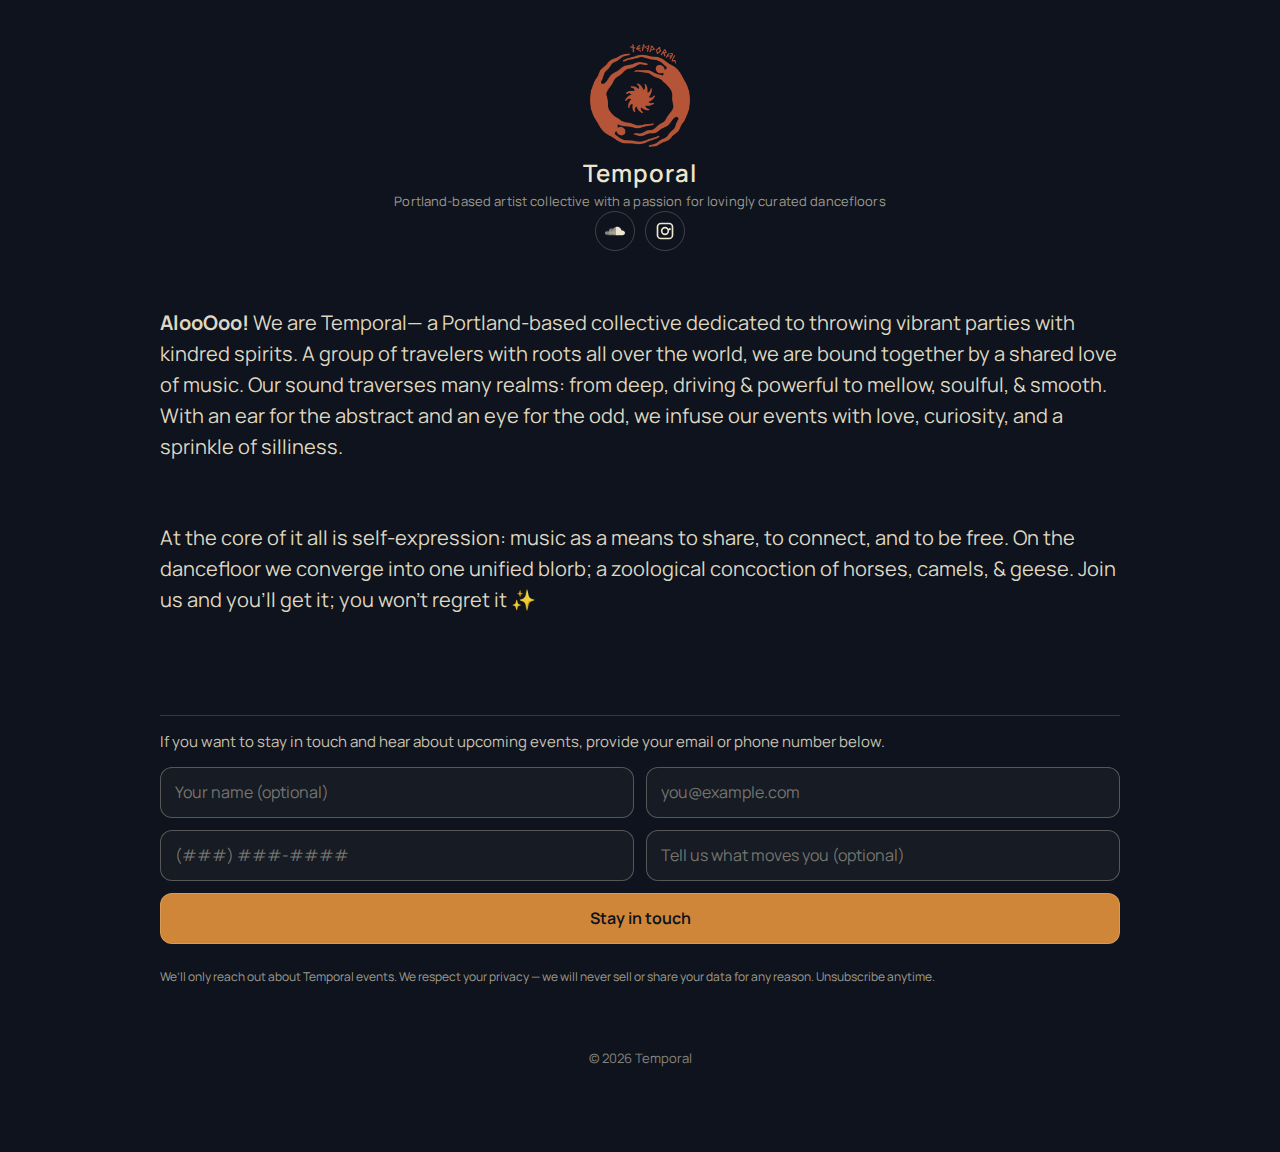
<file: index.html>
<!doctype html>
<html lang="en">

<head>
    <meta charset="utf-8" />
    <meta name="viewport" content="width=device-width, initial-scale=1" />
    <title>Temporal — Portland-based artist collective with a passion for lovingly curated dancefloors</title>
    <meta name="description"
        content="Temporal is a Portland-based collective throwing vibrant, love-soaked parties with kindred spirits. Stay in touch to get invited to future events." />
    <meta property="og:title"
        content="Temporal — Portland-based artist collective with a passion for lovingly curated dancefloors" />
    <meta property="og:description"
        content="Vibrant parties. Deep, driving, and soulful sounds. Stay in touch to get invited." />
    <meta property="og:type" content="website" />
    <meta property="og:image" content="profilepic.jpg" />
    <meta name="theme-color" content="#0E131E" />
    <link rel="icon" type="image/x-icon" href="/favicon.ico">
    <link rel="icon" type="image/png" sizes="16x16" href="/favicon-16x16.png">
    <link rel="icon" type="image/png" sizes="32x32" href="/favicon-32x32.png">
    <link rel="apple-touch-icon" sizes="180x180" href="/apple-touch-icon.png">
    <link rel="preconnect" href="https://fonts.googleapis.com">
    <link rel="preconnect" href="https://fonts.gstatic.com" crossorigin>
    <link href="https://fonts.googleapis.com/css2?family=Manrope:wght@300;400;500;600;700&display=swap" rel="stylesheet">
    <link rel="stylesheet" href="styles.css?v=20250128120000">
</head>

<body>
    <div class="wrap">
        <div class="container">
            <header>
                <div class="brand">
                <img src="logo.png" alt="Temporal logo" />
                <div class="wordmark">Temporal</div>
                <div class="tagline">Portland-based artist collective with a passion for lovingly curated
                    dancefloors</div>
                <nav class="socials" aria-label="Social links">
                    <a class="icon-link" href="https://soundcloud.com/temporal_sound" target="_blank" rel="noopener"
                        aria-label="Temporal on SoundCloud">
                        <!-- SoundCloud SVG -->
                        <svg viewBox="-271 345.8 256 111.2" aria-hidden="true">
                            <g>
                                <path d="M-238.4,398.1c-0.8,0-1.4,0.6-1.5,1.5l-2.3,28l2.3,27.1c0.1,0.8,0.7,1.5,1.5,1.5c0.8,0,1.4-0.6,1.5-1.5l2.6-27.1l-2.6-28
                                    C-237,398.7-237.7,398.1-238.4,398.1z" />
                                <path d="M-228.2,399.9c-0.9,0-1.7,0.7-1.7,1.7l-2.1,26l2.1,27.3c0.1,1,0.8,1.7,1.7,1.7c0.9,0,1.6-0.7,1.7-1.7l2.4-27.3l-2.4-26
                                    C-226.6,400.6-227.3,399.9-228.2,399.9z" />
                                <path d="M-258.6,403.5c-0.5,0-1,0.4-1.1,1l-2.5,23l2.5,22.5c0.1,0.6,0.5,1,1.1,1c0.5,0,1-0.4,1.1-1l2.9-22.5l-2.9-23
                                    C-257.7,404-258.1,403.5-258.6,403.5z" />
                                <path d="M-268.1,412.3c-0.5,0-1,0.4-1,1l-1.9,14.3l1.9,14c0.1,0.6,0.5,1,1,1s0.9-0.4,1-1l2.2-14l-2.2-14.2
                                    C-267.2,412.8-267.6,412.3-268.1,412.3z" />
                                <path d="M-207.5,373.5c-1.2,0-2.1,0.9-2.2,2.1l-1.9,52l1.9,27.2c0.1,1.2,1,2.1,2.2,2.1s2.1-0.9,2.2-2.1l2.1-27.2l-2.1-52
                                    C-205.4,374.4-206.4,373.5-207.5,373.5z" />
                                <path d="M-248.6,399c-0.7,0-1.2,0.5-1.3,1.3l-2.4,27.3l2.4,26.3c0.1,0.7,0.6,1.3,1.3,1.3c0.7,0,1.2-0.5,1.3-1.2l2.7-26.3l-2.7-27.3
                                    C-247.4,399.6-247.9,399-248.6,399z" />
                                <path d="M-217.9,383.4c-1,0-1.9,0.8-1.9,1.9l-2,42.3l2,27.3c0.1,1.1,0.9,1.9,1.9,1.9s1.9-0.8,1.9-1.9l2.3-27.3l-2.3-42.3
                                    C-216,384.2-216.9,383.4-217.9,383.4z" />
                                <path d="M-154.4,359.3c-1.8,0-3.2,1.4-3.2,3.2l-1.2,65l1.2,26.1c0,1.8,1.5,3.2,3.2,3.2c1.8,0,3.2-1.5,3.2-3.2l1.4-26.1l-1.4-65
                                    C-151.1,360.8-152.6,359.3-154.4,359.3z" />
                                <path d="M-197.1,368.9c-1.3,0-2.3,1-2.4,2.4l-1.8,56.3l1.8,26.9c0,1.3,1.1,2.3,2.4,2.3s2.3-1,2.4-2.4l2-26.9l-2-56.3
                                    C-194.7,370-195.8,368.9-197.1,368.9z" />
                                <path
                                    d="M-46.5,394c-4.3,0-8.4,0.9-12.2,2.4C-61.2,368-85,345.8-114,345.8c-7.1,0-14,1.4-20.1,3.8c-2.4,0.9-3,1.9-3,3.7v99.9
                                    c0,1.9,1.5,3.5,3.4,3.7c0.1,0,86.7,0,87.3,0c17.4,0,31.5-14.1,31.5-31.5C-15,408.1-29.1,394-46.5,394z" />
                                <path d="M-143.6,353.2c-1.9,0-3.4,1.6-3.5,3.5l-1.4,70.9l1.4,25.7c0,1.9,1.6,3.4,3.5,3.4c1.9,0,3.4-1.6,3.5-3.5l1.5-25.8l-1.5-70.9
                                    C-140.2,354.8-141.7,353.2-143.6,353.2z" />
                                <path d="M-186.5,366.8c-1.4,0-2.5,1.1-2.6,2.6l-1.6,58.2l1.6,26.7c0,1.4,1.2,2.6,2.6,2.6s2.5-1.1,2.6-2.6l1.8-26.7l-1.8-58.2
                                    C-184,367.9-185.1,366.8-186.5,366.8z" />
                                <path d="M-175.9,368.1c-1.5,0-2.8,1.2-2.8,2.8l-1.5,56.7l1.5,26.5c0,1.6,1.3,2.8,2.8,2.8s2.8-1.2,2.8-2.8l1.7-26.5l-1.7-56.7
                                    C-173.1,369.3-174.3,368.1-175.9,368.1z" />
                                <path d="M-165.2,369.9c-1.7,0-3,1.3-3,3l-1.4,54.7l1.4,26.3c0,1.7,1.4,3,3,3c1.7,0,3-1.3,3-3l1.5-26.3l-1.5-54.7
                                    C-162.2,371.3-163.5,369.9-165.2,369.9z" />
                            </g>
                        </svg>
                    </a>
                    <a class="icon-link" href="https://instagram.com/temporal_sound" target="_blank" rel="noopener"
                        aria-label="Temporal on Instagram">
                        <!-- Instagram SVG -->
                        <svg viewBox="0 0 24 24" aria-hidden="true">
                            <path
                                d="M7 2h10a5 5 0 0 1 5 5v10a5 5 0 0 1-5 5H7a5 5 0 0 1-5-5V7a5 5 0 0 1 5-5Zm0 2a3 3 0 0 0-3 3v10a3 3 0 0 0 3 3h10a3 3 0 0 0 3-3V7a3 3 0 0 0-3-3H7Zm5 3a5 5 0 1 1 0 10 5 5 0 0 1 0-10Zm0 2a3 3 0 1 0 0 6 3 3 0 0 0 0-6Zm5.75-.5a1.25 1.25 0 1 1 0 2.5 1.25 1.25 0 0 1 0-2.5Z" />
                        </svg>
                    </a>
                </nav>
                </div>
            </header>

            <main>
                <section class="hero">
                    <p class="blurb">
                        <strong>AlooOoo!</strong> We are Temporal— a Portland-based collective dedicated to throwing
                        vibrant parties with kindred spirits. A group of travelers with roots all over the world, we are
                        bound together by a shared love of music. Our sound traverses many realms: from deep, driving &
                        powerful to mellow, soulful, & smooth. With an ear for the abstract and an eye for the odd, we
                        infuse our events with love, curiosity, and a sprinkle of silliness.
                    </p>
                    <p class="blurb">
                        At the core of it all is self-expression: music as a means to share, to connect, and to be free.
                        On the dancefloor we converge into one unified blorb; a zoological concoction of horses, camels,
                        & geese. Join us and you’ll get it; you won’t regret it ✨
                    </p>
                </section>

                <hr class="section-sep" />
                <p class="card-intro">If you want to stay in touch and hear about upcoming events, provide your email or phone number
                    below.</p>
                <div class="cta-card">
                    <form id="join"
                        action="https://script.google.com/macros/s/AKfycbzLXD8WmlGX688ITOeoSx1USBp6WhDLTSGj8yn_-pt1AV4Uyhd103TvGhue3CPga_NT/exec"
                        method="POST" target="join_target">
                        <div class="row">
                            <div>
                                <input class="input" id="name" name="name" type="text" placeholder="Your name (optional)"
                                    autocomplete="name" />
                            </div>
                            <div>
                                <input class="input" id="email" name="email" type="email" placeholder="you@example.com"
                                    autocomplete="email" />
                            </div>
                        </div>
                        <div class="row">
                            <div>
                                <input class="input" id="phone" name="phone" type="tel" placeholder="(###) ###-####"
                                    autocomplete="tel" />
                            </div>
                            <div>
                                <input class="input" id="note" name="note" type="text"
                                    placeholder="Tell us what moves you (optional)" />
                            </div>
                        </div>
                        <input type="hidden" id="ref" name="ref" />
                        <input type="hidden" id="ua" name="ua" />
                        <button class="submit" type="submit">Stay in touch</button>
                        <p id="form-error" class="fineprint" role="alert" aria-live="polite"
                            style="display:none; color: #ffb4a8;">Please provide at least your email or phone number to stay in touch.</p>
                        <p class="fineprint">We’ll only reach out about Temporal events. We respect your privacy — we
                            will never sell or share your data for any reason. Unsubscribe anytime.</p>
                    </form>
                    <div id="thankyou" style="display:none; text-align:center">
                        <p class="blurb">Thanks — we’ll stay in touch!</p>
                        <button id="again" type="button" class="submit">Submit again</button>
                    </div>
                    <iframe id="join_target" name="join_target" tabindex="-1" aria-hidden="true"
                        style="display: none"></iframe>
                </div>
            </main>

            <footer>
                <div>© <span id="y"></span> Temporal</div>
            </footer>
        </div>
    </div>

    <!-- Event Modal -->
    <div id="eventModal" class="modal" role="dialog" aria-labelledby="modalTitle" aria-hidden="true">
        <div class="modal-backdrop"></div>
        <div class="modal-content">
            <!-- <div class="modal-header">
                <h2 id="modalTitle" class="modal-title">🎉 Upcoming Event!</h2>
                <button class="modal-close" aria-label="Close modal" title="Close">
                    <svg viewBox="0 0 24 24" width="20" height="20" fill="currentColor">
                        <path
                            d="M19 6.41L17.59 5 12 10.59 6.41 5 5 6.41 10.59 12 5 17.59 6.41 19 12 13.41 17.59 19 19 17.59 13.41 12z" />
                    </svg>
                </button>
            </div> -->
            <div class="modal-body">
                <p class="modal-event-title">Sonido III</p>
                <p class="modal-event-date">Saturday, January 31st • 9:00pm – 3:00am</p>
                <p class="modal-event-description">
                    The door to the Liger's Den swings open once more for another night of fine-tuned raving. Featuring the legend Ale Vizio (SF/Joya) on vinyl, plus Martin & MORO.
                </p>
                <div class="modal-actions">
                    <a href="https://partiful.com/e/4eA6ajWobnp2v8MOCEsF" target="_blank" rel="noopener" class="modal-cta">RSVP on Partiful</a>
                    <button class="modal-dismiss">Maybe Later</button>
                </div>
            </div>
        </div>
    </div>

    <!-- Floating Action Button -->
    <button class="fab" id="fab" aria-label="Go to stay in touch form" title="Stay in touch">
        ⏷
    </button>

    <script src="script.js?v=20260108120000"></script>
</body>

</html>
</file>
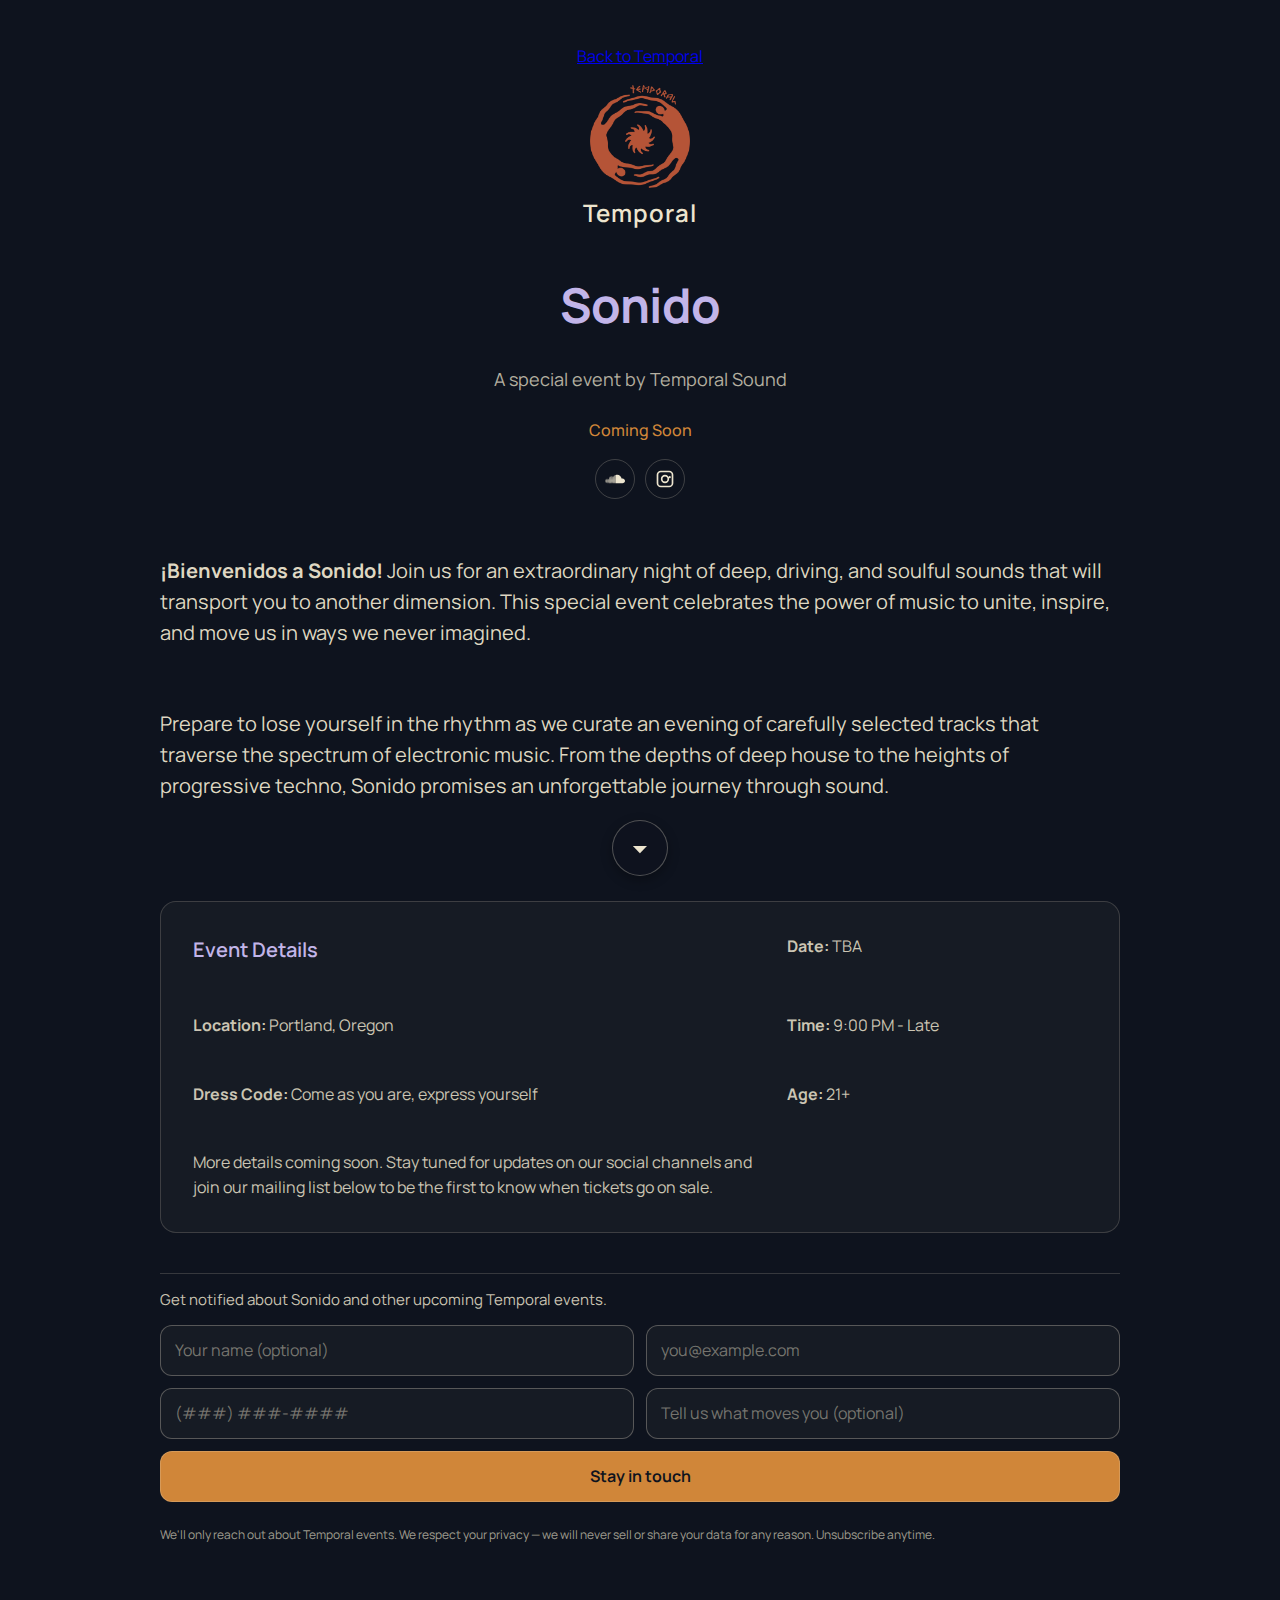
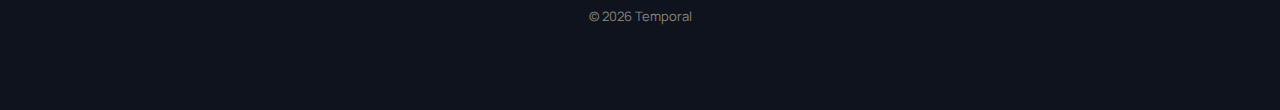
<file: sonido/index.html>
<!doctype html>
<html lang="en">

<head>
    <meta charset="utf-8" />
    <meta name="viewport" content="width=device-width, initial-scale=1" />
    <title>Sonido — Temporal Sound Event</title>
    <meta name="description"
        content="Join us for Sonido, a special event by Temporal Sound. Experience deep, driving, and soulful sounds in Portland." />
    <meta property="og:title" content="Sonido — Temporal Sound Event" />
    <meta property="og:description"
        content="Join us for Sonido, a special event by Temporal Sound. Experience deep, driving, and soulful sounds in Portland." />
    <meta property="og:type" content="website" />
    <meta property="og:image" content="../profilepic.jpg" />
    <meta name="theme-color" content="#0E131E" />
    <link rel="preconnect" href="https://fonts.googleapis.com">
    <link rel="preconnect" href="https://fonts.gstatic.com" crossorigin>
    <link href="https://fonts.googleapis.com/css2?family=Manrope:wght@300;400;500;600;700&display=swap" rel="stylesheet">
    <link rel="stylesheet" href="../styles.css">
</head>

<body>
    <div class="wrap">
        <div class="container">
            <header>
                <a href="../" class="back-link">Back to Temporal</a>
                <div class="brand">
                    <img src="../logo.png" alt="Temporal logo" />
                    <div class="wordmark">Temporal</div>
                </div>
                <h1 class="event-title">Sonido</h1>
                <p class="event-subtitle">A special event by Temporal Sound</p>
                <p class="event-date">Coming Soon</p>
                <nav class="socials" aria-label="Social links">
                    <a class="icon-link" href="https://soundcloud.com/temporal_sound" target="_blank" rel="noopener"
                        aria-label="Temporal on SoundCloud">
                        <!-- SoundCloud SVG -->
                        <svg viewBox="-271 345.8 256 111.2" aria-hidden="true">
                            <g>
                                <path d="M-238.4,398.1c-0.8,0-1.4,0.6-1.5,1.5l-2.3,28l2.3,27.1c0.1,0.8,0.7,1.5,1.5,1.5c0.8,0,1.4-0.6,1.5-1.5l2.6-27.1l-2.6-28
                                    C-237,398.7-237.7,398.1-238.4,398.1z" />
                                <path d="M-228.2,399.9c-0.9,0-1.7,0.7-1.7,1.7l-2.1,26l2.1,27.3c0.1,1,0.8,1.7,1.7,1.7c0.9,0,1.6-0.7,1.7-1.7l2.4-27.3l-2.4-26
                                    C-226.6,400.6-227.3,399.9-228.2,399.9z" />
                                <path d="M-258.6,403.5c-0.5,0-1,0.4-1.1,1l-2.5,23l2.5,22.5c0.1,0.6,0.5,1,1.1,1c0.5,0,1-0.4,1.1-1l2.9-22.5l-2.9-23
                                    C-257.7,404-258.1,403.5-258.6,403.5z" />
                                <path d="M-268.1,412.3c-0.5,0-1,0.4-1,1l-1.9,14.3l1.9,14c0.1,0.6,0.5,1,1c1s0.9-0.4,1-1l2.2-14l-2.2-14.2
                                    C-267.2,412.8-267.6,412.3-268.1,412.3z" />
                                <path d="M-207.5,373.5c-1.2,0-2.1,0.9-2.2,2.1l-1.9,52l1.9,27.2c0.1,1.2,1,2.1,2.2,2.1s2.1-0.9,2.2-2.1l2.1-27.2l-2.1-52
                                    C-205.4,374.4-206.4,373.5-207.5,373.5z" />
                                <path d="M-248.6,399c-0.7,0-1.2,0.5-1.3,1.3l-2.4,27.3l2.4,26.3c0.1,0.7,0.6,1.3,1.3,1.3c0.7,0,1.2-0.5,1.3-1.2l2.7-26.3l-2.7-27.3
                                    C-247.4,399.6-247.9,399-248.6,399z" />
                                <path d="M-217.9,383.4c-1,0-1.9,0.8-1.9,1.9l-2,42.3l2,27.3c0.1,1.1,0.9,1.9,1.9,1.9s1.9-0.8,1.9-1.9l2.3-27.3l-2.3-42.3
                                    C-216,384.2-216.9,383.4-217.9,383.4z" />
                                <path d="M-154.4,359.3c-1.8,0-3.2,1.4-3.2,3.2l-1.2,65l1.2,26.1c0,1.8,1.5,3.2,3.2,3.2c1.8,0,3.2-1.5,3.2-3.2l1.4-26.1l-1.4-65
                                    C-151.1,360.8-152.6,359.3-154.4,359.3z" />
                                <path d="M-197.1,368.9c-1.3,0-2.3,1-2.4,2.4l-1.8,56.3l1.8,26.9c0,1.3,1.1,2.3,2.4,2.3s2.3-1,2.4-2.4l2-26.9l-2-56.3
                                    C-194.7,370-195.8,368.9-197.1,368.9z" />
                                <path
                                    d="M-46.5,394c-4.3,0-8.4,0.9-12.2,2.4C-61.2,368-85,345.8-114,345.8c-7.1,0-14,1.4-20.1,3.8c-2.4,0.9-3,1.9-3,3.7v99.9
                                    c0,1.9,1.5,3.5,3.4,3.7c0.1,0,86.7,0,87.3,0c17.4,0,31.5-14.1,31.5-31.5C-15,408.1-29.1,394-46.5,394z" />
                                <path d="M-143.6,353.2c-1.9,0-3.4,1.6-3.5,3.5l-1.4,70.9l1.4,25.7c0,1.9,1.6,3.4,3.5,3.4c1.9,0,3.4-1.6,3.5-3.5l1.5-25.8l-1.5-70.9
                                    C-140.2,354.8-141.7,353.2-143.6,353.2z" />
                                <path d="M-186.5,366.8c-1.4,0-2.5,1.1-2.6,2.6l-1.6,58.2l1.6,26.7c0,1.4,1.2,2.6,2.6,2.6s2.5-1.1,2.6-2.6l1.8-26.7l-1.8-58.2
                                    C-184,367.9-185.1,366.8-186.5,366.8z" />
                                <path d="M-175.9,368.1c-1.5,0-2.8,1.2-2.8,2.8l-1.5,56.7l1.5,26.5c0,1.6,1.3,2.8,2.8,2.8s2.8-1.2,2.8-2.8l1.7-26.5l-1.7-56.7
                                    C-173.1,369.3-174.3,368.1-175.9,368.1z" />
                                <path d="M-165.2,369.9c-1.7,0-3,1.3-3,3l-1.4,54.7l1.4,26.3c0,1.7,1.4,3,3,3c1.7,0,3-1.3,3-3l1.5-26.3l-1.5-54.7
                                    C-162.2,371.3-163.5,369.9-165.2,369.9z" />
                            </g>
                        </svg>
                    </a>
                    <a class="icon-link" href="https://instagram.com/temporal_sound" target="_blank" rel="noopener"
                        aria-label="Temporal on Instagram">
                        <!-- Instagram SVG -->
                        <svg viewBox="0 0 24 24" aria-hidden="true">
                            <path
                                d="M7 2h10a5 5 0 0 1 5 5v10a5 5 0 0 1-5 5H7a5 5 0 0 1-5-5V7a5 5 0 0 1 5-5Zm0 2a3 3 0 0 0-3 3v10a3 3 0 0 0 3 3h10a3 3 0 0 0 3-3V7a3 3 0 0 0-3-3H7Zm5 3a5 5 0 1 1 0 10 5 5 0 0 1 0-10Zm0 2a3 3 0 1 0 0 6 3 3 0 0 0 0-6Zm5.75-.5a1.25 1.25 0 1 1 0 2.5 1.25 1.25 0 0 1 0-2.5Z" />
                        </svg>
                    </a>
                </nav>
            </header>

            <main>
                <section class="hero">
                    <p class="blurb">
                        <strong>¡Bienvenidos a Sonido!</strong> Join us for an extraordinary night of deep, driving, and soulful sounds that will transport you to another dimension. This special event celebrates the power of music to unite, inspire, and move us in ways we never imagined.
                    </p>
                    <p class="blurb">
                        Prepare to lose yourself in the rhythm as we curate an evening of carefully selected tracks that traverse the spectrum of electronic music. From the depths of deep house to the heights of progressive techno, Sonido promises an unforgettable journey through sound.
                    </p>
                </section>

                <div class="event-details">
                    <h3>Event Details</h3>
                    <p><strong>Date:</strong> TBA</p>
                    <p><strong>Location:</strong> Portland, Oregon</p>
                    <p><strong>Time:</strong> 9:00 PM - Late</p>
                    <p><strong>Dress Code:</strong> Come as you are, express yourself</p>
                    <p><strong>Age:</strong> 21+</p>
                    <p>More details coming soon. Stay tuned for updates on our social channels and join our mailing list below to be the first to know when tickets go on sale.</p>
                </div>

                <hr class="section-sep" />
                <p class="card-intro">Get notified about Sonido and other upcoming Temporal events.</p>
                <div class="cta-card">
                    <form id="join"
                        action="https://script.google.com/macros/s/AKfycbzLXD8WmlGX688ITOeoSx1USBp6WhDLTSGj8yn_-pt1AV4Uyhd103TvGhue3CPga_NT/exec"
                        method="POST" target="join_target">
                        <div class="row">
                            <div>
                                <input class="input" id="name" name="name" type="text" placeholder="Your name (optional)"
                                    autocomplete="name" />
                            </div>
                            <div>
                                <input class="input" id="email" name="email" type="email" placeholder="you@example.com"
                                    autocomplete="email" />
                            </div>
                        </div>
                        <div class="row">
                            <div>
                                <input class="input" id="phone" name="phone" type="tel" placeholder="(###) ###-####"
                                    autocomplete="tel" />
                            </div>
                            <div>
                                <input class="input" id="note" name="note" type="text"
                                    placeholder="Tell us what moves you (optional)" />
                            </div>
                        </div>
                        <input type="hidden" id="ref" name="ref" />
                        <input type="hidden" id="ua" name="ua" />
                        <button class="submit" type="submit">Stay in touch</button>
                        <p id="form-error" class="fineprint" role="alert" aria-live="polite"
                            style="display:none; color: #ffb4a8;">Please provide at least your email or phone number to stay in touch.</p>
                        <p class="fineprint">We'll only reach out about Temporal events. We respect your privacy — we
                            will never sell or share your data for any reason. Unsubscribe anytime.</p>
                    </form>
                    <div id="thankyou" style="display:none; text-align:center">
                        <p class="blurb">Thanks — we'll stay in touch!</p>
                        <button id="again" type="button" class="submit">Submit again</button>
                    </div>
                    <iframe id="join_target" name="join_target" tabindex="-1" aria-hidden="true"
                        style="display: none"></iframe>
                </div>
            </main>

            <footer>
                <div>© <span id="y"></span> Temporal</div>
            </footer>
        </div>
    </div>

    <!-- Floating Action Button -->
    <button class="fab" id="fab" aria-label="Go to stay in touch form" title="Stay in touch">
        ⏷
    </button>

    <script src="../script.js"></script>
</body>

</html>
</file>
<file: styles.css>
/* Brand palette (from guideline) */
:root {
    --night: #0E131E;
    --stone: #EDE5CF;
    --lavender: #C2B5E9;
    --terracotta: #B55437;
    --ocher: #D08639;
    --grass: #5C5C21;
    --dark-earth: #604331;
    --light-earth: #BB957E;
}

/* Base reset */
* {
    box-sizing: border-box;
}

html,
body {
    height: 100%;
}

body {
    margin: 0;
    font-family: "Manrope", ui-sans-serif, system-ui, -apple-system, Segoe UI, Roboto, Helvetica, Arial, "Apple Color Emoji", "Segoe UI Emoji";
    background: var(--night);
    color: var(--stone);
    line-height: 1.55;
    -webkit-font-smoothing: antialiased;
    -moz-osx-font-smoothing: grayscale;
}

.wrap {
    min-height: 100dvh;
    display: grid;
    grid-template-rows: auto 1fr auto;
}

.container {
    width: min(960px, 92vw);
    margin: 0 auto;
    padding: 24px 0 48px;
}

header {
    display: grid;
    justify-items: center;
    text-align: center;
    row-gap: 16px;
    padding: 20px 0 8px;
}

/* Sonido page header background */
.sonido-header {
    /* Fallback JPG for browsers without image-set support */
    background-image: url('sonido/banner.jpg');
    /* Prefer WebP when supported */
    background-image: image-set(url('sonido/banner.webp') type('image/webp') 1x,
            url('sonido/banner.jpg') type('image/jpeg') 1x);
    background-size: cover;
    background-position: center;
    background-repeat: no-repeat;
    border-radius: 16px;
    /* Layout & spacing */
    display: flex;
    flex-direction: column;
    align-items: flex-start;
    gap: 12px;
    text-align: left;
    padding: 20px 20px 24px;
    min-height: 260px;
}

/* Add some vertical space so the background is visible */
.sonido-header .event-title,
.sonido-header .event-subtitle,
.sonido-header .event-date {
    /* Add subtle text shadow for legibility over image */
    text-shadow: 0 2px 8px rgba(0, 0, 0, 0.45);
}

/* Typography and placement for header text over banner */
.sonido-header .event-title {
    margin: 0 0 6px;
    margin-top: auto; /* push the text block to the bottom */
    color: #fff;
    text-transform: uppercase;
    letter-spacing: 0.06em;
    font-weight: bolder;
    font-size: clamp(40px, 9vw, 72px);
}

.sonido-header .event-subtitle {
    margin: 0 0 6px;
    color: #fff;
    text-transform: uppercase;
    letter-spacing: 0.12em;
    font-weight: 700;
    font-size: clamp(14px, 2.2vw, 18px);
}

.sonido-header .event-date {
    margin: 0;
    color: #fff;
    text-transform: uppercase;
    letter-spacing: 0.14em;
    font-weight: 800;
    font-size: clamp(13px, 2vw, 16px);
}

@media (min-width: 768px) {
    .sonido-header {
        padding: 24px 24px 28px;
        min-height: 360px;
    }
}

/* Solid nav buttons over banner */
.sonido-header .logo-link,
.sonido-header .icon-link {
    background: var(--night);
    border-color: color-mix(in srgb, var(--stone) 35%, transparent);
}

.sonido-header .logo-link:hover,
.sonido-header .icon-link:hover {
    background: var(--lavender);
    border-color: var(--lavender);
}

.sonido-header .icon-link:hover svg {
    fill: var(--night);
}

.top-nav {
    display: flex;
    align-items: center;
    justify-content: space-between;
    width: 100%;
    max-width: min(960px, 92vw);
    margin-bottom: 20px;
}

.logo-link {
    display: inline-flex;
    align-items: center;
    justify-content: center;
    width: 40px;
    height: 40px;
    border-radius: 999px;
    border: 1px solid color-mix(in srgb, var(--stone) 22%, transparent);
    text-decoration: none;
    transition: transform .08s ease, border-color .2s ease, background .2s ease;
}

.logo-link:hover {
    transform: translateY(-1px);
    border-color: var(--lavender);
    background: color-mix(in srgb, var(--lavender) 10%, transparent);
}

.logo-link img {
    width: 20px;
    height: 20px;
    object-fit: contain;
}
.brand img {
    width: 100px;
}

.brand .wordmark {
    letter-spacing: 0.04em;
    font-weight: 600;
    font-size: 24px;
}


.tagline {
    display: block;
    font-size: 13px;
    letter-spacing: 0.01em;
    text-transform: none;
    color: color-mix(in srgb, var(--stone) 65%, transparent);
}

/* Event page specific styles */
.event-title {
    font-size: clamp(32px, 6vw, 48px);
    font-weight: 700;
    color: var(--lavender);
    margin: 20px 0 8px;
    letter-spacing: -0.02em;
}

.event-subtitle {
    font-size: 18px;
    color: color-mix(in srgb, var(--stone) 75%, transparent);
    margin: 0 0 8px;
}

.event-date {
    font-size: 16px;
    color: var(--ocher);
    font-weight: 500;
    margin: 0;
}


.event-details {
    background: color-mix(in srgb, var(--stone) 4%, transparent);
    border: 1px solid color-mix(in srgb, var(--stone) 18%, transparent);
    border-radius: 16px;
    padding: 32px;
    margin: 40px 0;
}

.event-details h3 {
    color: var(--lavender);
    font-size: 20px;
    font-weight: 600;
    margin: 0 0 16px;
}

.event-details p {
    margin: 0 0 12px;
    color: color-mix(in srgb, var(--stone) 85%, transparent);
}

.event-details p:last-child {
    margin-bottom: 0;
}

.socials {
    display: flex;
    gap: 10px;
    justify-content: center;
}

.icon-link {
    display: inline-flex;
    align-items: center;
    justify-content: center;
    width: 40px;
    height: 40px;
    border-radius: 999px;
    border: 1px solid color-mix(in srgb, var(--stone) 22%, transparent);
    text-decoration: none;
    transition: transform .08s ease, border-color .2s ease, background .2s ease;
}

.icon-link:hover {
    transform: translateY(-1px);
    border-color: var(--lavender);
    background: color-mix(in srgb, var(--lavender) 10%, transparent);
}

.icon-link svg {
    width: 20px;
    height: 20px;
    fill: var(--stone);
}

main {
    padding: 28px 0;
}

.hero {
    display: grid;
    gap: 20px;
    margin-bottom: 80px;
}

.hero p {
    font-size: clamp(18px, 2.4vw, 20px);
    color: color-mix(in srgb, var(--stone) 94%, transparent);
}
.blurb {
    font-size: clamp(18px, 2.4vw, 20px);
    color: color-mix(in srgb, var(--stone) 94%, transparent);
}

.blurb a {
    color: var(--lavender);
}

.blurb a:hover {
    color: color-mix(in srgb, var(--lavender) 80%, transparent);
}

.cta-card {
    margin-top: 14px;
}

form {
    display: grid;
    gap: 12px;
    grid-template-columns: 1fr;
}

.rsvp-container {
    background: color-mix(in srgb, var(--stone) 4%, transparent);
    border: 1px solid color-mix(in srgb, var(--stone) 18%, transparent);
    border-radius: 16px;
    padding: 24px;
    margin-bottom: 12px;
}

.rsvp-form {
    display: flex;
    gap: 12px;
    align-items: flex-end;
    margin-bottom: 20px;
}

.rsvp-form .input {
    flex: 1;
    padding: 14px 16px;
    font-size: 15px;
}

.rsvp-container .fineprint {
    font-size: 14px;
    text-align: center;
}

.rsvp-form .submit {
    flex-shrink: 0;
    min-width: 100px;
    padding: 14px 20px;
    font-size: 15px;
}

@media (max-width: 480px) {
    .rsvp-form {
        flex-direction: column;
        align-items: stretch;
    }

    .rsvp-form .submit {
        min-width: auto;
    }
}
.row {
    display: grid;
    gap: 12px;
}

@media (min-width: 640px) {
    .row {
        grid-template-columns: 1fr 1fr;
    }
}

input,
button {
    font: inherit;
}

.input {
    width: 100%;
    padding: 12px 14px;
    border-radius: 12px;
    border: 1px solid color-mix(in srgb, var(--stone) 30%, transparent);
    background: color-mix(in srgb, var(--stone) 4%, transparent);
    color: var(--stone);
    outline: none;
    transition: border-color .2s ease, background .2s ease, box-shadow .2s ease;
}

.input::placeholder {
    color: color-mix(in srgb, var(--stone) 45%, transparent);
}

.input:focus {
    border-color: var(--lavender);
    background: color-mix(in srgb, var(--stone) 7%, transparent);
    box-shadow: 0 0 0 4px color-mix(in srgb, var(--lavender) 20%, transparent);
}

.submit {
    display: inline-flex;
    align-items: center;
    justify-content: center;
    gap: 10px;
    padding: 12px 16px;
    border-radius: 12px;
    border: 1px solid color-mix(in srgb, var(--stone) 22%, transparent);
    background: var(--ocher);
    color: var(--night);
    font-weight: 650;
    cursor: pointer;
    transition: transform .08s ease, filter .2s ease;
}

.submit:hover {
    transform: translateY(-1px);
    filter: brightness(1.06);
}

.fineprint {
    font-size: 12px;
    color: color-mix(in srgb, var(--stone) 65%, transparent);
}

footer {
    padding: 22px 0 36px;
    text-align: center;
    color: color-mix(in srgb, var(--stone) 55%, transparent);
    font-size: 13px;
}

/* Separator and intro before the stay-in-touch card */
.section-sep {
    margin: 28px 0 14px;
    border: none;
    border-top: 1px solid color-mix(in srgb, var(--stone) 18%, transparent);
}

.card-intro {
    margin: 0 0 10px;
    color: color-mix(in srgb, var(--stone) 85%, transparent);
    font-size: 15px;
}

/* Floating Action Button */
.fab {
    position: fixed;
    bottom: 24px;
    left: 50%;
    transform: translateX(-50%) translateY(20px);
    width: 56px;
    height: 56px;
    border-radius: 50%;
    background: color-mix(in srgb, var(--night) 85%, transparent);
    color: var(--stone);
    border: 1px solid color-mix(in srgb, var(--stone) 30%, transparent);
    cursor: pointer;
    display: flex;
    align-items: center;
    justify-content: center;
    font-size: 20px;
    box-shadow: 0 4px 12px rgba(0, 0, 0, 0.3);
    transition: all 0.3s ease;
    z-index: 1000;
    opacity: 0;
    visibility: hidden;
    animation: bounce 2s infinite;
}

.fab.visible {
    opacity: 1;
    visibility: visible;
    transform: translateX(-50%) translateY(0);
}

.fab:hover {
    transform: translateX(-50%) translateY(-2px);
    box-shadow: 0 6px 16px rgba(0, 0, 0, 0.4);
    filter: brightness(1.1);
}

.fab:active {
    transform: translateX(-50%) translateY(0);
}

@keyframes bounce {
    0%, 20%, 50%, 80%, 100% {
        transform: translateX(-50%) translateY(0);
    }
    40% {
        transform: translateX(-50%) translateY(-3px);
    }
    60% {
        transform: translateX(-50%) translateY(-1px);
    }
}

@media (max-width: 640px) {
    .fab {
        bottom: 20px;
        width: 52px;
        height: 52px;
        font-size: 22px;
    }
}

/* Swiper Gallery Styles */
.image-carousel {
    margin: 40px 0;
}


.gallery-swiper {
    max-width: min(960px, 92vw);
    margin: 0 auto;
    border-radius: 16px;
    overflow: hidden;
    background: color-mix(in srgb, var(--stone) 4%, transparent);
    border: 1px solid color-mix(in srgb, var(--stone) 18%, transparent);
}

.gallery-swiper .swiper-slide {
    height: 500px;
    display: flex;
    align-items: center;
    justify-content: center;
}

.gallery-swiper .swiper-slide img {
    width: 100%;
    height: 100%;
    object-fit: cover;
}

/* Custom Swiper navigation buttons */
.gallery-swiper .swiper-button-next,
.gallery-swiper .swiper-button-prev {
    width: 48px;
    height: 48px;
    border-radius: 50%;
    border: 1px solid color-mix(in srgb, var(--stone) 30%, transparent);
    background: color-mix(in srgb, var(--night) 90%, transparent);
    color: var(--stone);
    backdrop-filter: blur(8px);
    transition: all 0.2s ease;
}

.gallery-swiper .swiper-button-next:hover,
.gallery-swiper .swiper-button-prev:hover {
    background: color-mix(in srgb, var(--lavender) 20%, transparent);
    border-color: var(--lavender);
    transform: scale(1.05);
}

.gallery-swiper .swiper-button-next:after,
.gallery-swiper .swiper-button-prev:after {
    font-size: 16px;
    font-weight: bold;
}

.gallery-swiper .swiper-button-prev {
    left: 16px;
}

.gallery-swiper .swiper-button-next {
    right: 16px;
}

/* Custom Swiper pagination */
.gallery-swiper .swiper-pagination {
    bottom: 16px;
}

.gallery-swiper .swiper-pagination-bullet {
    width: 10px;
    height: 10px;
    background: color-mix(in srgb, var(--stone) 40%, transparent);
    opacity: 1;
    transition: all 0.2s ease;
}

.gallery-swiper .swiper-pagination-bullet:hover {
    background: color-mix(in srgb, var(--stone) 60%, transparent);
    transform: scale(1.2);
}

.gallery-swiper .swiper-pagination-bullet-active {
    background: var(--lavender);
    transform: scale(1.2);
}

/* Mobile responsiveness for Swiper */
@media (max-width: 640px) {
    .gallery-swiper .swiper-slide {
        height: 350px;
    }

    .gallery-swiper .swiper-button-next,
    .gallery-swiper .swiper-button-prev {
        width: 40px;
        height: 40px;
    }

    .gallery-swiper .swiper-button-next:after,
    .gallery-swiper .swiper-button-prev:after {
        font-size: 14px;
    }

    .gallery-swiper .swiper-button-prev {
        left: 12px;
    }

    .gallery-swiper .swiper-button-next {
        right: 12px;
    }

    .gallery-swiper .swiper-pagination {
        bottom: 12px;
    }

    .gallery-swiper .swiper-pagination-bullet {
        width: 8px;
        height: 8px;
    }
}

/* Modal Styles */
.modal {
    position: fixed;
    top: 0;
    left: 0;
    width: 100%;
    height: 100%;
    z-index: 2000;
    display: flex;
    align-items: center;
    justify-content: center;
    opacity: 0;
    visibility: hidden;
    transition: opacity 0.3s ease, visibility 0.3s ease;
}

.modal.show {
    opacity: 1;
    visibility: visible;
}

.modal-backdrop {
    position: absolute;
    top: 0;
    left: 0;
    width: 100%;
    height: 100%;
    background: rgba(14, 19, 30, 0.8);
    backdrop-filter: blur(4px);
}

.modal-content {
    position: relative;
    background: var(--night);
    border: 1px solid color-mix(in srgb, var(--stone) 20%, transparent);
    border-radius: 20px;
    max-width: 480px;
    width: 90vw;
    max-height: 90vh;
    overflow-y: auto;
    box-shadow: 0 20px 40px rgba(0, 0, 0, 0.4);
    transform: scale(0.9) translateY(20px);
    transition: transform 0.3s ease;
}

.modal.show .modal-content {
    transform: scale(1) translateY(0);
}

.modal-header {
    display: flex;
    align-items: center;
    justify-content: space-between;
    padding: 24px 24px 16px;
    border-bottom: 1px solid color-mix(in srgb, var(--stone) 15%, transparent);
}

.modal-title {
    font-size: 20px;
    font-weight: 600;
    color: var(--lavender);
    margin: 0;
}

.modal-close {
    display: flex;
    align-items: center;
    justify-content: center;
    width: 32px;
    height: 32px;
    border: none;
    background: transparent;
    color: color-mix(in srgb, var(--stone) 60%, transparent);
    cursor: pointer;
    border-radius: 8px;
    transition: all 0.2s ease;
}

.modal-close:hover {
    background: color-mix(in srgb, var(--stone) 10%, transparent);
    color: var(--stone);
}

.modal-body {
    padding: 24px;
}

.modal-event-title {
    font-size: 18px;
    font-weight: 600;
    color: var(--stone);
    margin: 0 0 8px;
}

.modal-event-date {
    font-size: 16px;
    color: var(--ocher);
    font-weight: 500;
    margin: 0 0 16px;
}

.modal-event-description {
    font-size: 15px;
    color: color-mix(in srgb, var(--stone) 85%, transparent);
    line-height: 1.5;
    margin: 0 0 24px;
}

.modal-actions {
    display: flex;
    gap: 12px;
    align-items: center;
}

.modal-cta {
    display: inline-flex;
    align-items: center;
    justify-content: center;
    padding: 12px 20px;
    border-radius: 12px;
    background: var(--lavender);
    color: var(--night);
    text-decoration: none;
    font-weight: 600;
    transition: all 0.2s ease;
    flex: 1;
}

.modal-cta:hover {
    background: color-mix(in srgb, var(--lavender) 90%, transparent);
    transform: translateY(-1px);
}

.modal-dismiss {
    display: inline-flex;
    align-items: center;
    justify-content: center;
    padding: 12px 20px;
    border-radius: 12px;
    border: 1px solid color-mix(in srgb, var(--stone) 30%, transparent);
    background: transparent;
    color: color-mix(in srgb, var(--stone) 70%, transparent);
    font-weight: 500;
    cursor: pointer;
    transition: all 0.2s ease;
}

.modal-dismiss:hover {
    background: color-mix(in srgb, var(--stone) 8%, transparent);
    color: var(--stone);
    border-color: color-mix(in srgb, var(--stone) 50%, transparent);
}

/* Mobile responsiveness for modal */
@media (max-width: 640px) {
    .modal-content {
        width: 95vw;
        margin: 20px;
    }

    .modal-header {
        padding: 20px 20px 12px;
    }

    .modal-body {
        padding: 20px;
    }

    .modal-actions {
        flex-direction: column;
        gap: 10px;
    }

    .modal-cta,
    .modal-dismiss {
        width: 100%;
    }
}

/* Event Details Layout - Mobile First */
.event-details-content {
    display: flex;
    flex-direction: column;
}

.flyer-container {
    display: flex;
    justify-content: center;
    align-items: flex-start;
    margin: 0 0 24px 0;
}

.event-flyer {
    max-width: 100%;
    height: auto;
    max-height: 300px;
    width: auto;
    border-radius: 8px;
    box-shadow: 0 4px 16px rgba(0, 0, 0, 0.3);
}

/* Desktop Enhancement */
@media (min-width: 768px) {
    .event-details {
        display: grid;
        grid-template-columns: 1fr 300px;
        grid-template-rows: auto 1fr;
        gap: 32px;
        align-items: start;
    }

    .event-details h3 {
        grid-column: 1;
        grid-row: 1;
    }

    .event-details-content {
        grid-column: 1;
        grid-row: 2;
    }

    .flyer-container {
        grid-column: 2;
        grid-row: 1 / -1;
        justify-content: flex-end;
        margin: 0;
    }

    .event-flyer {
        max-height: 350px;
        border-radius: 12px;
    }
}
</file>
